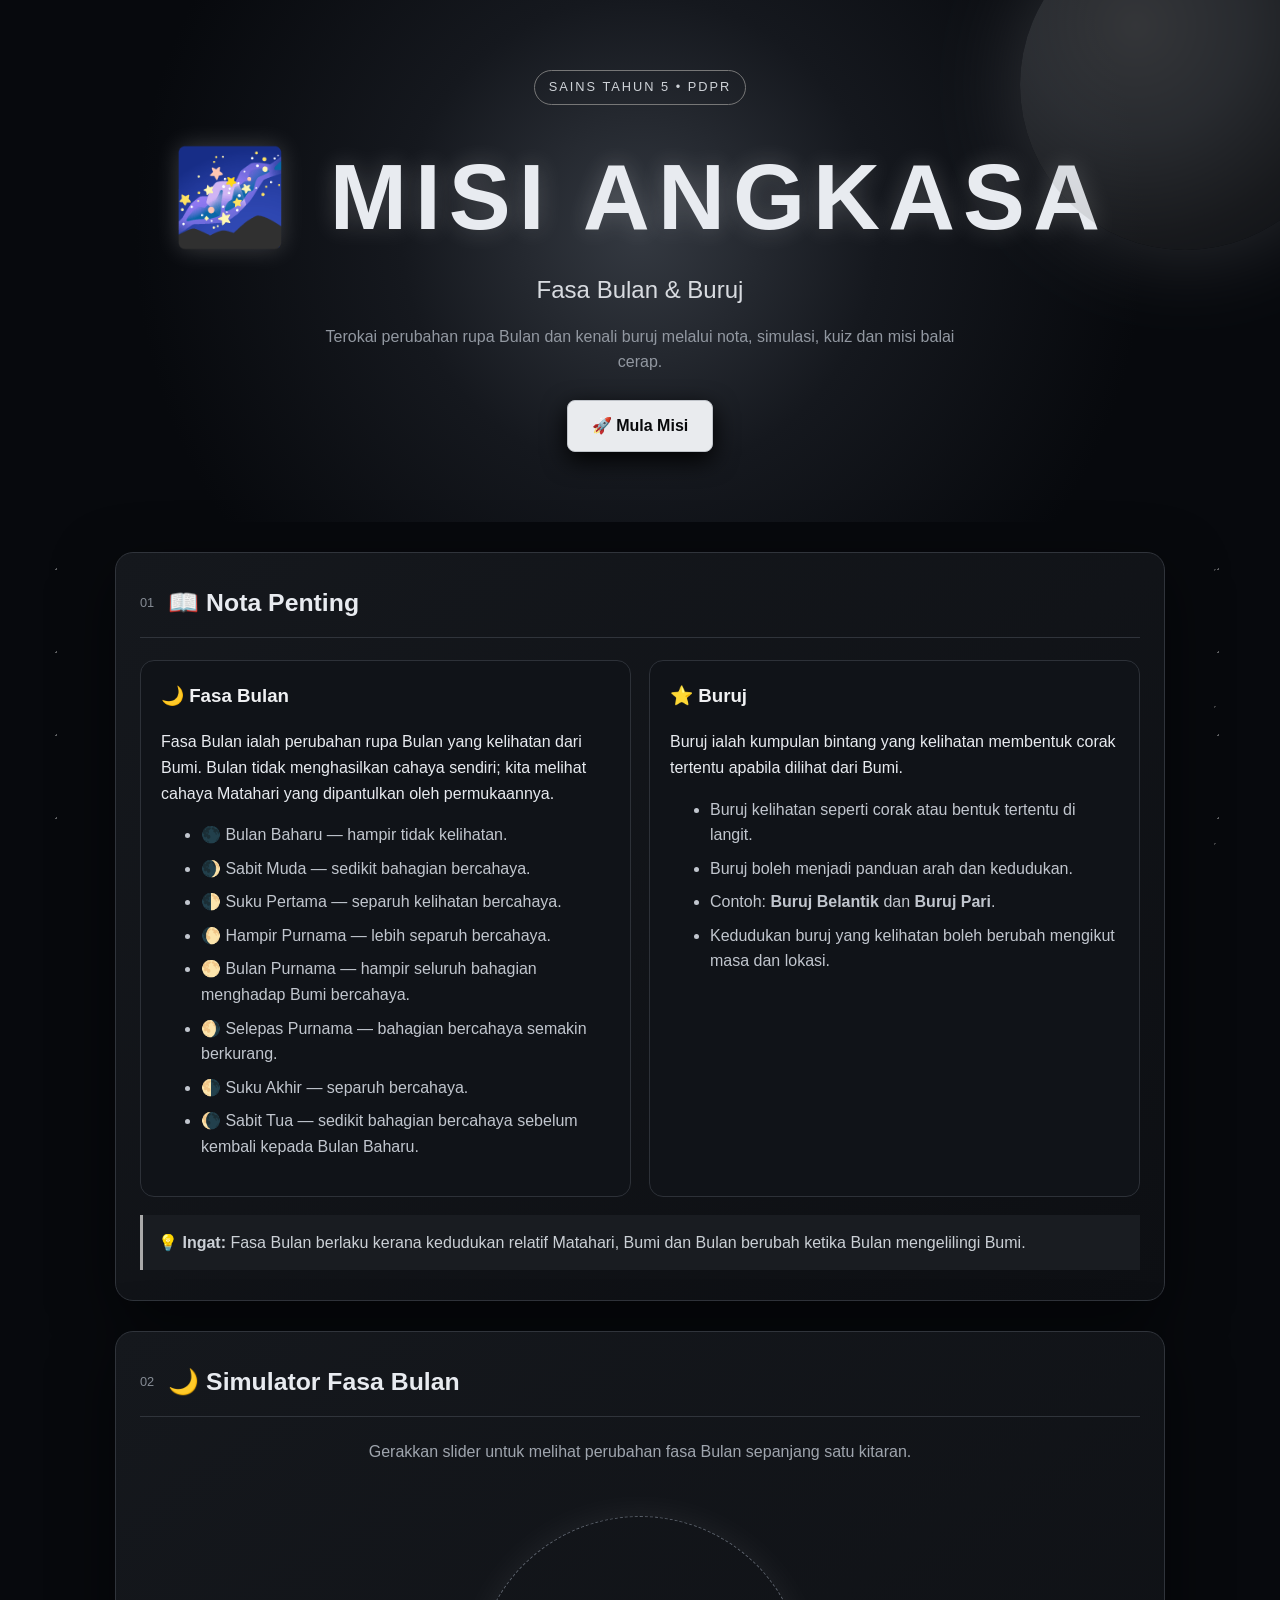
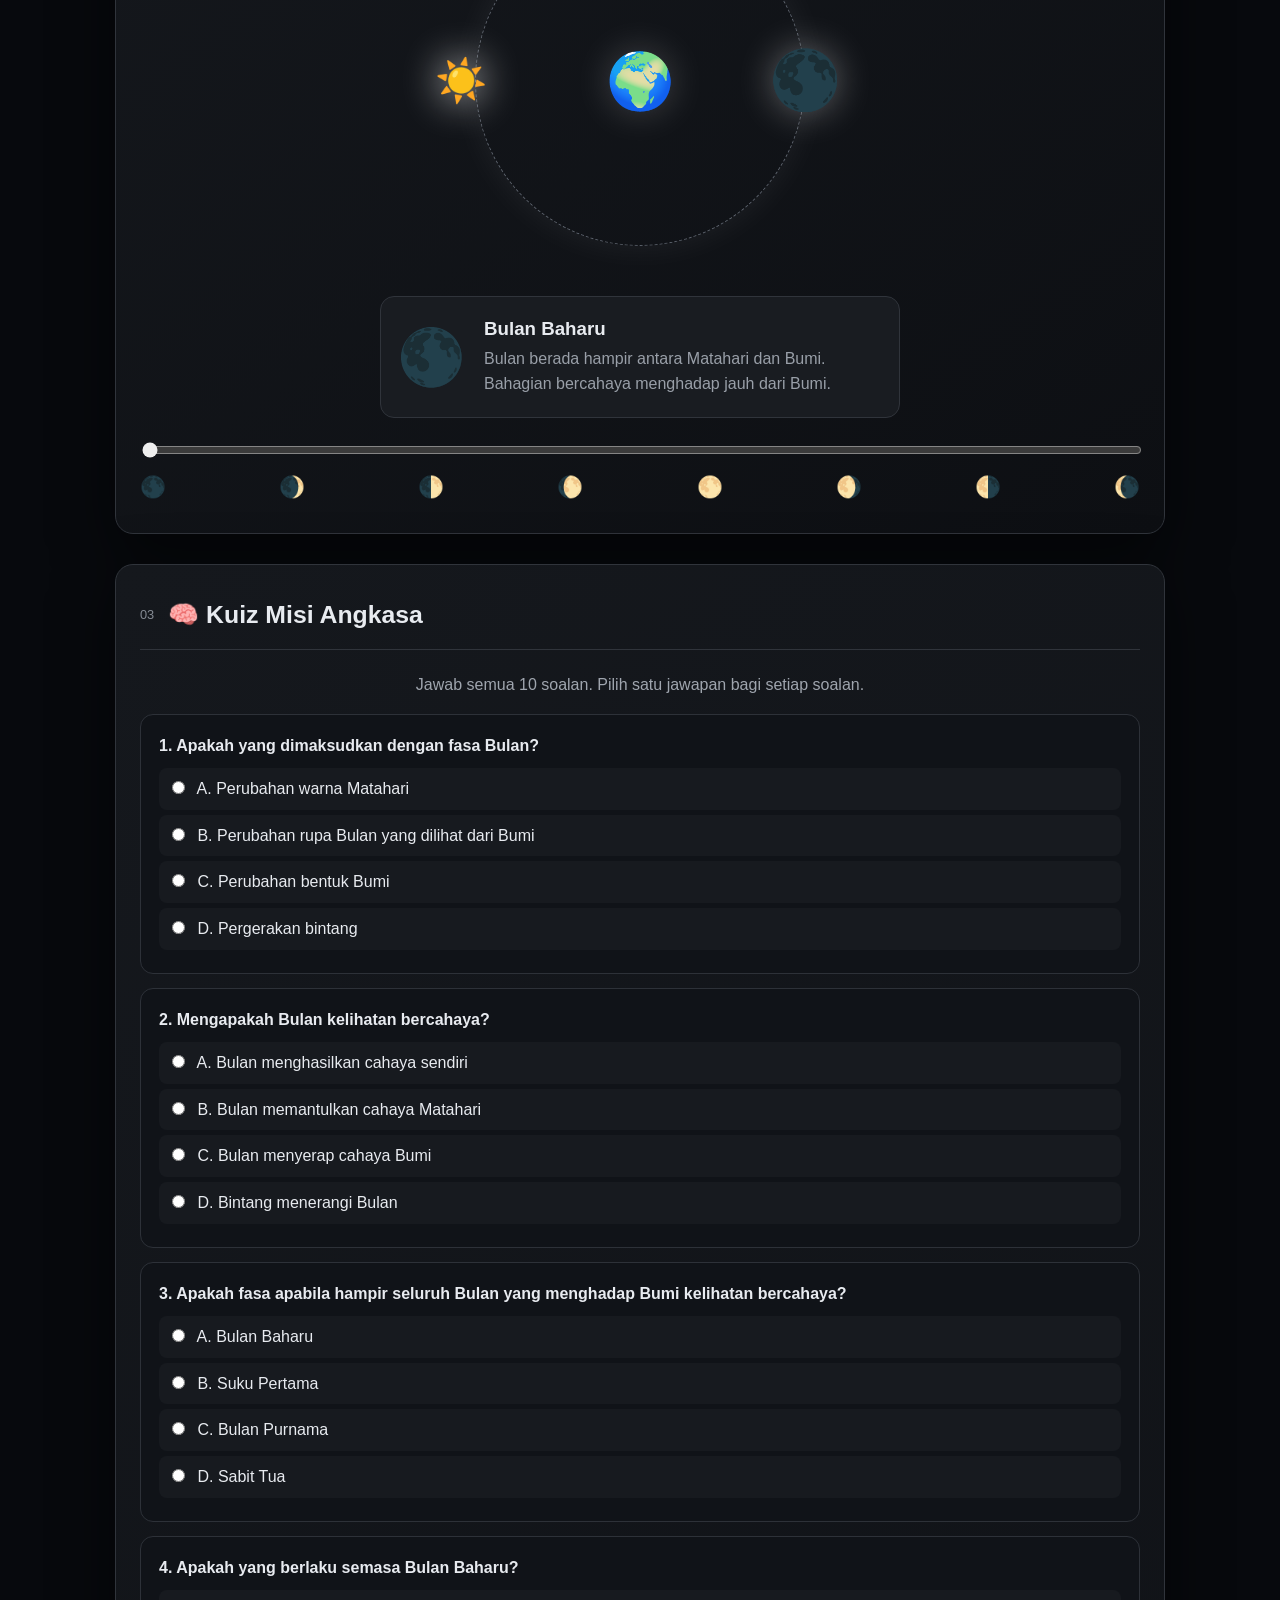
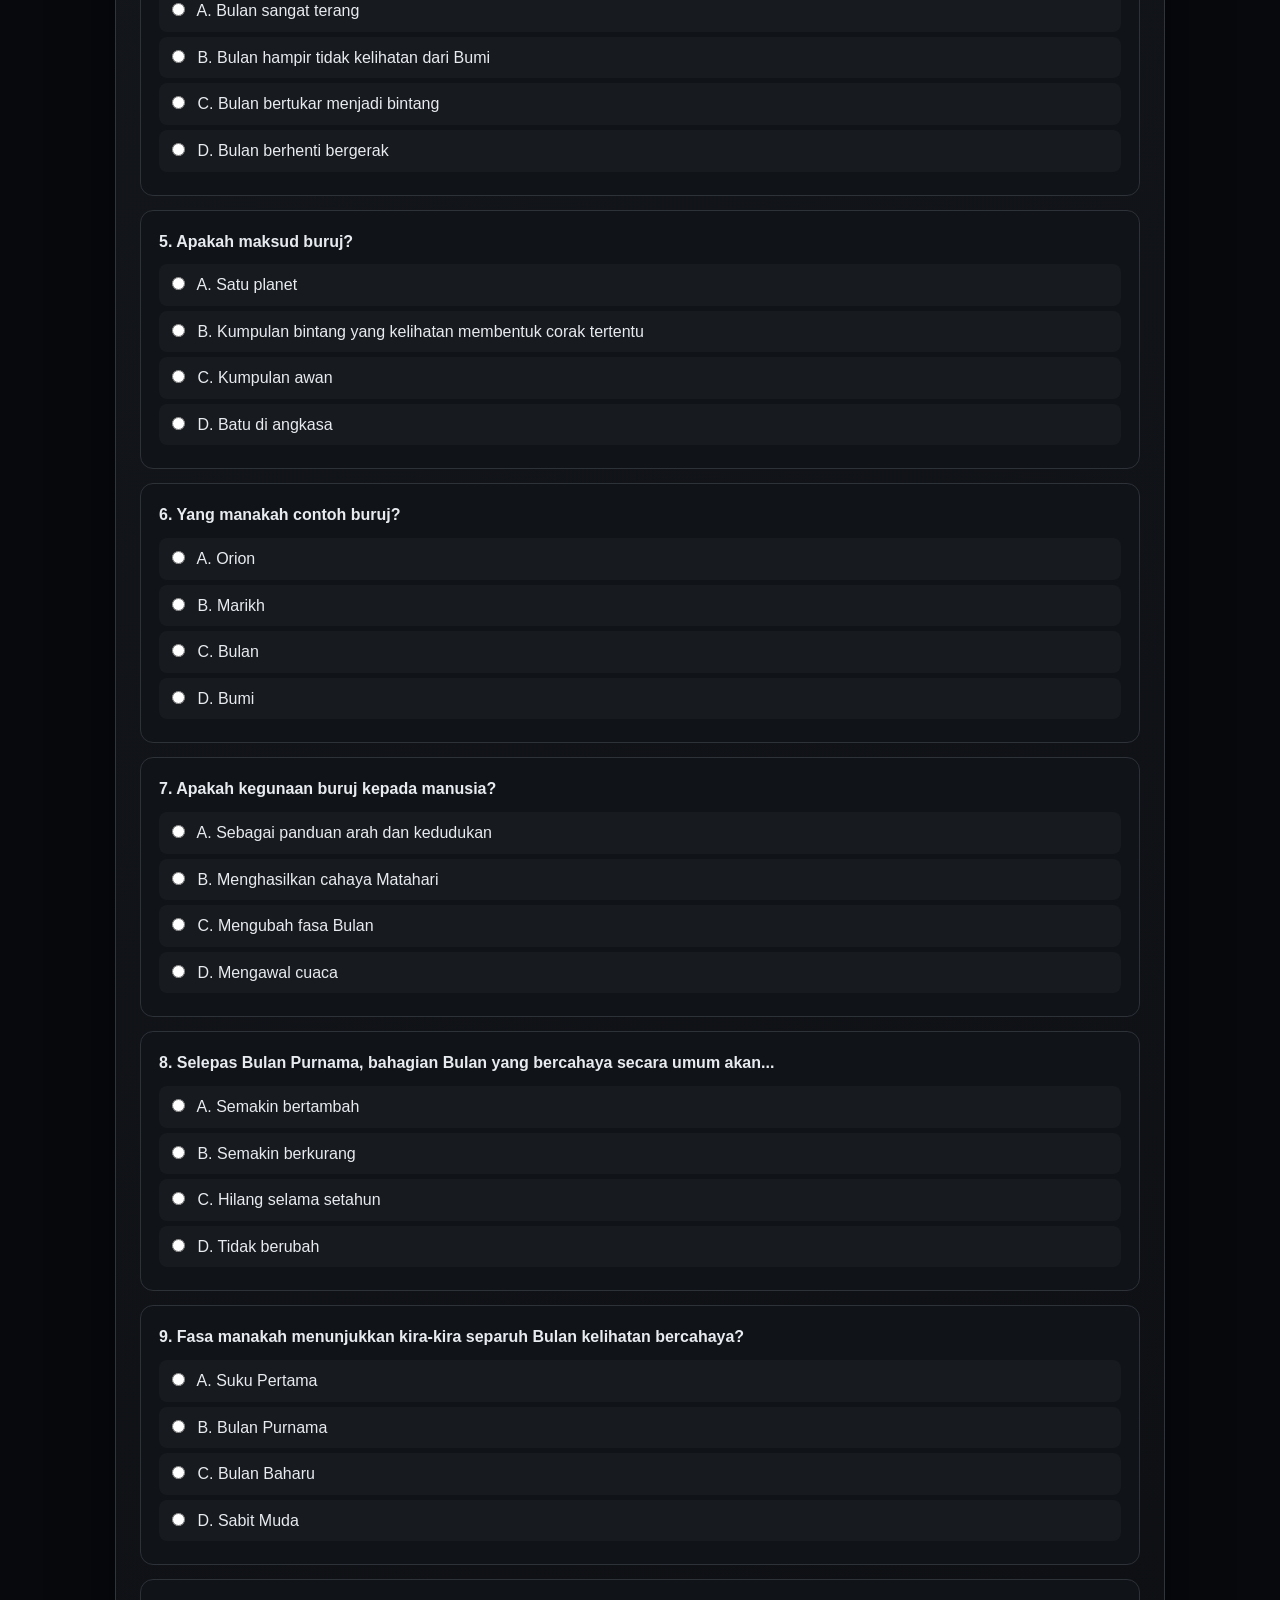
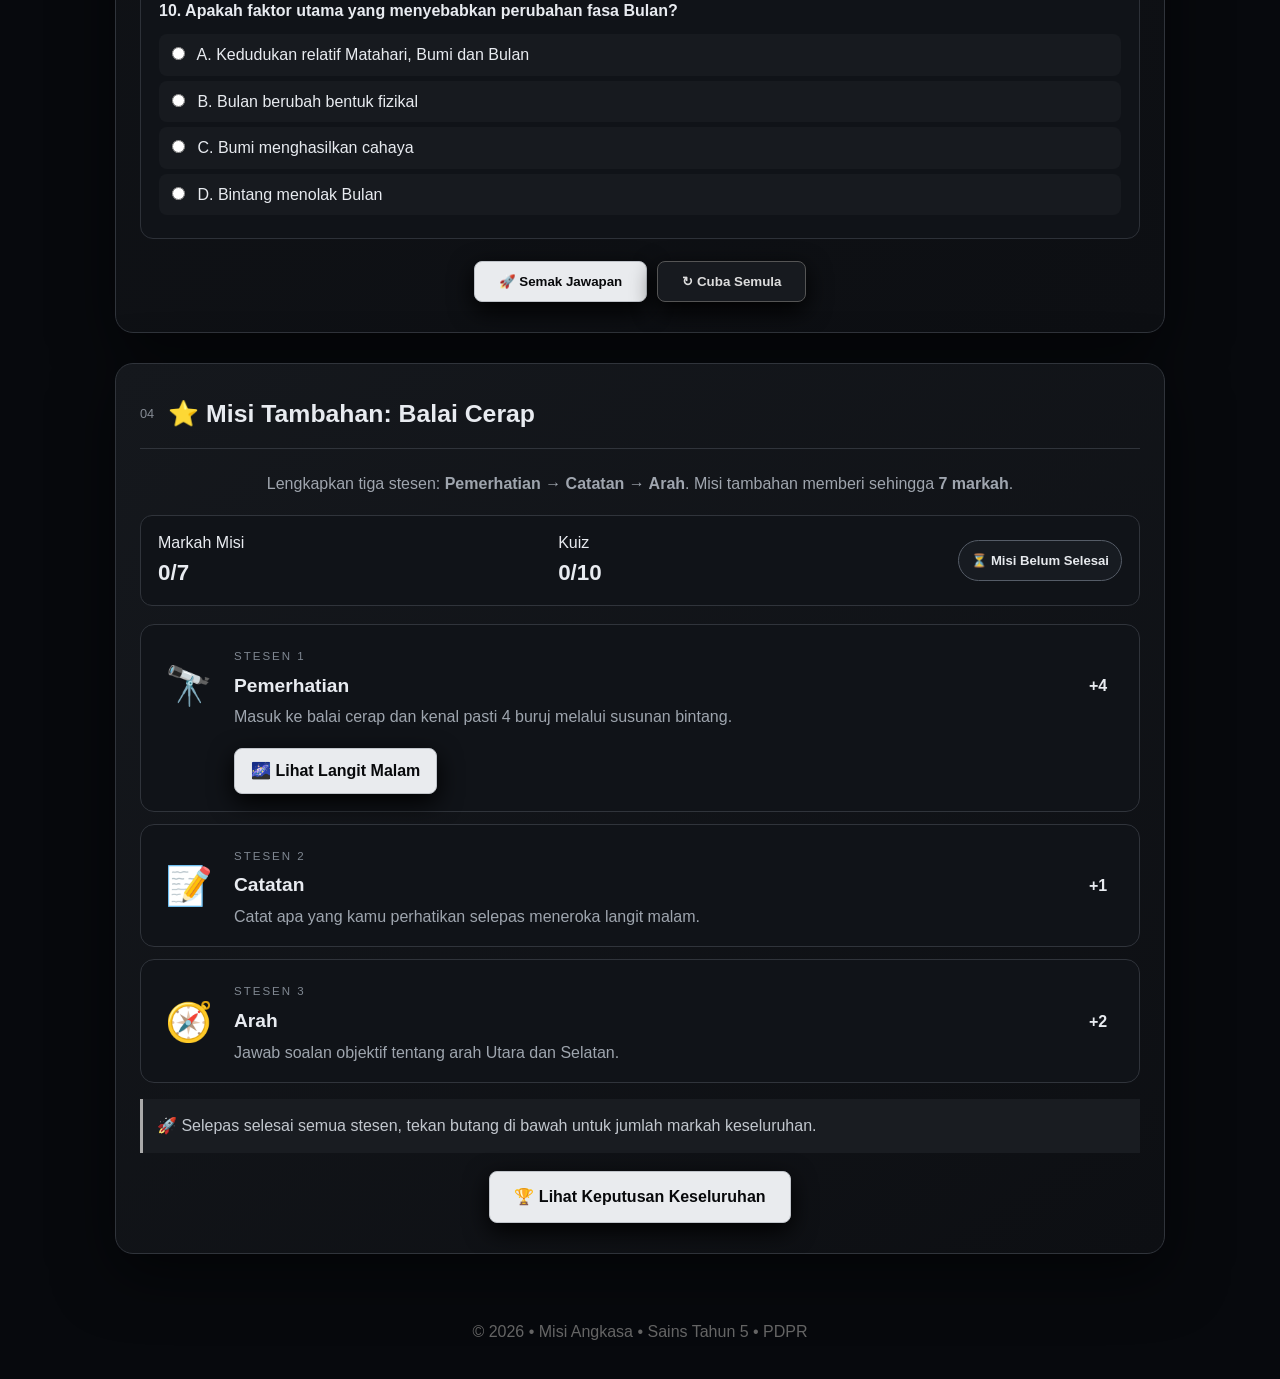
<file: index.html>
<!DOCTYPE html>
<html lang="ms">
<head>
<meta charset="UTF-8">
<meta name="viewport" content="width=device-width, initial-scale=1.0">
<title>SAINS TAHUN 5 • Misi Angkasa</title>
<link rel="stylesheet" href="style.css">
</head>
<body>
<div class="stars"></div>
<header class="hero">
  <div class="badge">SAINS TAHUN 5 • PDPR</div>
  <h1>🌌 MISI ANGKASA</h1>
  <p>Fasa Bulan & Buruj</p>
  <p class="subtitle">Terokai perubahan rupa Bulan dan kenali buruj melalui nota, simulasi, kuiz dan misi balai cerap.</p>
  <a href="#nota" class="btn">🚀 Mula Misi</a>
</header>

<main>
<section id="nota" class="panel">
  <div class="section-title"><span>01</span><h2>📖 Nota Penting</h2></div>
  <div class="cards">
    <article class="info-card">
      <h3>🌙 Fasa Bulan</h3>
      <p>Fasa Bulan ialah perubahan rupa Bulan yang kelihatan dari Bumi. Bulan tidak menghasilkan cahaya sendiri; kita melihat cahaya Matahari yang dipantulkan oleh permukaannya.</p>
      <ul>
        <li>🌑 Bulan Baharu — hampir tidak kelihatan.</li>
        <li>🌒 Sabit Muda — sedikit bahagian bercahaya.</li>
        <li>🌓 Suku Pertama — separuh kelihatan bercahaya.</li>
        <li>🌔 Hampir Purnama — lebih separuh bercahaya.</li>
        <li>🌕 Bulan Purnama — hampir seluruh bahagian menghadap Bumi bercahaya.</li>
        <li>🌖 Selepas Purnama — bahagian bercahaya semakin berkurang.</li>
        <li>🌗 Suku Akhir — separuh bercahaya.</li>
        <li>🌘 Sabit Tua — sedikit bahagian bercahaya sebelum kembali kepada Bulan Baharu.</li>
      </ul>
    </article>
    <article class="info-card">
      <h3>⭐ Buruj</h3>
      <p>Buruj ialah kumpulan bintang yang kelihatan membentuk corak tertentu apabila dilihat dari Bumi.</p>
      <ul>
        <li>Buruj kelihatan seperti corak atau bentuk tertentu di langit.</li>
        <li>Buruj boleh menjadi panduan arah dan kedudukan.</li>
        <li>Contoh: <b>Buruj Belantik</b> dan <b>Buruj Pari</b>.</li>
        <li>Kedudukan buruj yang kelihatan boleh berubah mengikut masa dan lokasi.</li>
      </ul>
    </article>
  </div>
  <div class="tip"><b>💡 Ingat:</b> Fasa Bulan berlaku kerana kedudukan relatif Matahari, Bumi dan Bulan berubah ketika Bulan mengelilingi Bumi.</div>
</section>

<section class="panel simulator">
  <div class="section-title"><span>02</span><h2>🌙 Simulator Fasa Bulan</h2></div>
  <p class="center">Gerakkan slider untuk melihat perubahan fasa Bulan sepanjang satu kitaran.</p>
  <div class="space-stage">
    <div class="orbit"></div>
    <div class="sun">☀️</div>
    <div class="earth">🌍</div>
    <div id="moon" class="moon">🌑</div>
  </div>
  <div class="phase-readout">
    <div id="phaseIcon" class="big-moon">🌑</div>
    <div>
      <h3 id="phaseName">Bulan Baharu</h3>
      <p id="phaseDesc">Bulan berada hampir antara Matahari dan Bumi.</p>
    </div>
  </div>
  <input id="phaseSlider" type="range" min="0" max="7" value="0" step="1" aria-label="Slider fasa Bulan">
  <div class="slider-labels"><span>🌑</span><span>🌒</span><span>🌓</span><span>🌔</span><span>🌕</span><span>🌖</span><span>🌗</span><span>🌘</span></div>
</section>

<section class="panel quiz">
  <div class="section-title"><span>03</span><h2>🧠 Kuiz Misi Angkasa</h2></div>
  <p class="center">Jawab semua 10 soalan. Pilih satu jawapan bagi setiap soalan.</p>
  <form id="quizForm"></form>
  <div class="quiz-actions">
    <button id="submitQuiz" class="btn" type="button">🚀 Semak Jawapan</button>
    <button id="resetQuiz" class="btn secondary" type="button">↻ Cuba Semula</button>
  </div>
  <div id="result" class="result hidden"></div>
</section>

<section class="panel mission-home">
  <div class="section-title"><span>04</span><h2>⭐ Misi Tambahan: Balai Cerap</h2></div>
  <p class="center">Lengkapkan tiga stesen: <b>Pemerhatian → Catatan → Arah</b>. Misi tambahan memberi sehingga <b>7 markah</b>.</p>
  <div class="mission-progress"><div><span>Markah Misi</span><strong id="homeScore">0/7</strong></div><div><span>Kuiz</span><strong id="quizHomeScore">0/10</strong></div><div id="missionComplete" class="mission-status">⏳ Misi Belum Selesai</div></div>
  <div class="mission-cards">
    <div class="mission-card">
      <div class="mission-icon">🔭</div>
      <div><span>STESEN 1</span><h3>Pemerhatian</h3><p>Masuk ke balai cerap dan kenal pasti 4 buruj melalui susunan bintang.</p></div>
      <div class="mission-points">+4</div>
      <a class="btn mission-cta" href="observation.html?v=5">🌌 Lihat Langit Malam</a>
    </div>
    <a class="mission-card mission-link" href="notes.html">
      <div class="mission-icon">📝</div>
      <div><span>STESEN 2</span><h3>Catatan</h3><p>Catat apa yang kamu perhatikan selepas meneroka langit malam.</p></div>
      <div class="mission-points">+1</div>
    </a>
    <a class="mission-card mission-link" href="direction.html">
      <div class="mission-icon">🧭</div>
      <div><span>STESEN 3</span><h3>Arah</h3><p>Jawab soalan objektif tentang arah Utara dan Selatan.</p></div>
      <div class="mission-points">+2</div>
    </a>
  </div>
  <div class="mission-tip">🚀 Selepas selesai semua stesen, tekan butang di bawah untuk jumlah markah keseluruhan.</div><a id="viewResultBtn" class="btn result-link" href="result.html?v=7">🏆 Lihat Keputusan Keseluruhan</a>
</section>
</main>

<footer>© 2026 • Misi Angkasa • Sains Tahun 5 • PDPR</footer>
<script src="script.js"></script>
</body>
</html>
</file>
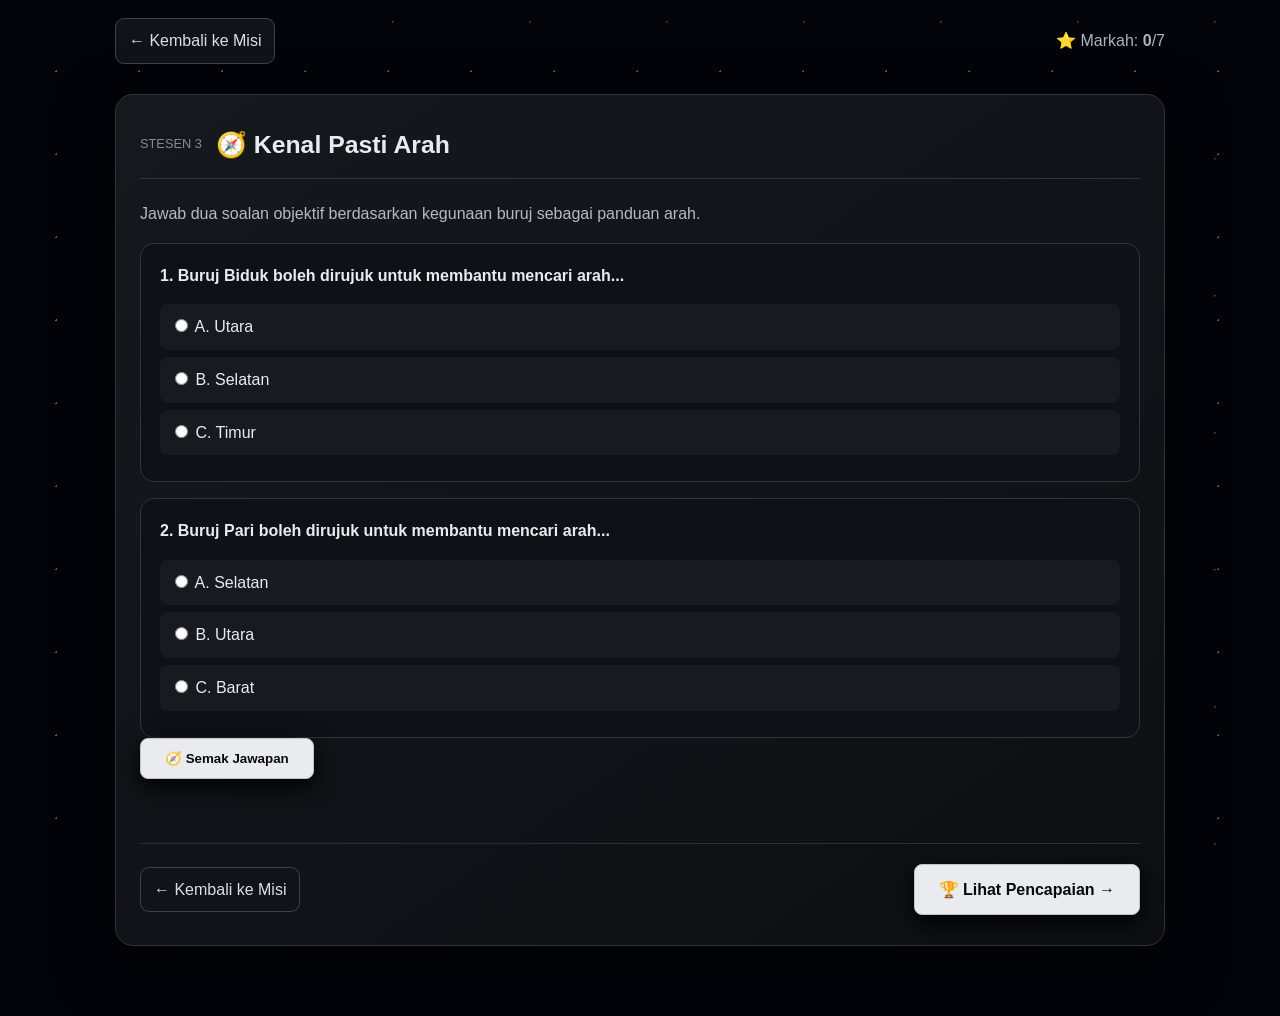
<file: direction.html>
<!DOCTYPE html><html lang="ms"><head><meta charset="UTF-8"><meta name="viewport" content="width=device-width,initial-scale=1.0"><title>Arah • Misi Angkasa</title><link rel="stylesheet" href="style.css"></head>
<body class="mission-page-body"><div class="stars-bg"></div><main class="mission-page"><div class="mission-topbar"><a class="back" href="index.html">← Kembali ke Misi</a><span>⭐ Markah: <b id="dirScore">0</b>/7</span></div>
<section class="panel mission-panel"><div class="section-title"><span>STESEN 3</span><h2>🧭 Kenal Pasti Arah</h2></div><p class="mission-intro">Jawab dua soalan objektif berdasarkan kegunaan buruj sebagai panduan arah.</p>
<div class="direction-question"><h3>1. Buruj Biduk boleh dirujuk untuk membantu mencari arah...</h3><label><input type="radio" name="d1" value="utara"> A. Utara</label><label><input type="radio" name="d1" value="selatan"> B. Selatan</label><label><input type="radio" name="d1" value="timur"> C. Timur</label></div>
<div class="direction-question"><h3>2. Buruj Pari boleh dirujuk untuk membantu mencari arah...</h3><label><input type="radio" name="d2" value="selatan"> A. Selatan</label><label><input type="radio" name="d2" value="utara"> B. Utara</label><label><input type="radio" name="d2" value="barat"> C. Barat</label></div>
<button id="checkDirection" class="btn">🧭 Semak Jawapan</button><p id="dirFeedback" class="feedback"></p>
<div class="next-row"><a class="back ghost" href="index.html">← Kembali ke Misi</a><a id="resultLink" class="btn" href="result.html">🏆 Lihat Pencapaian →</a></div></section></main>
<script src="script.js"></script><script src="direction.js"></script></body></html>
</file>
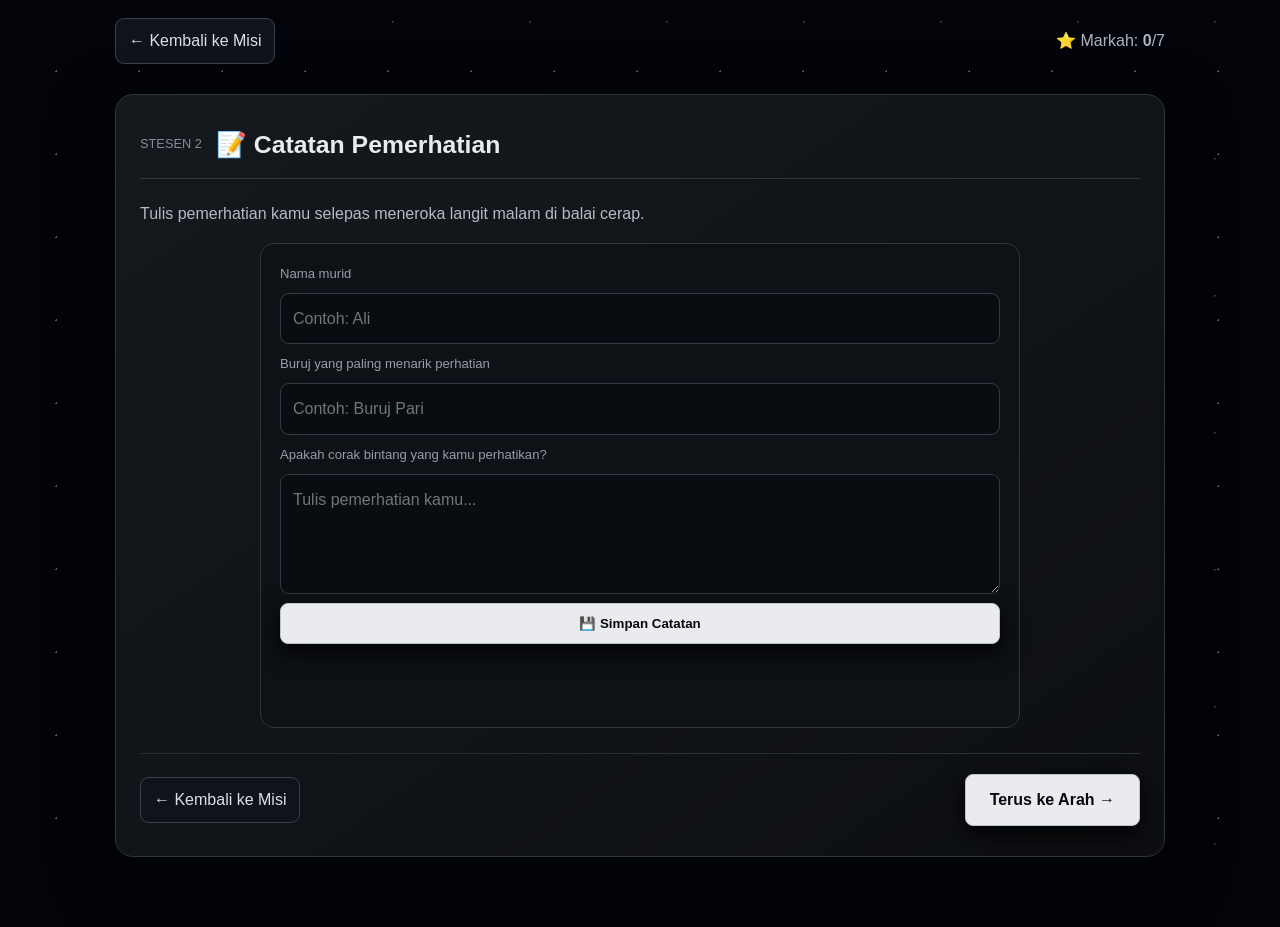
<file: notes.html>
<!DOCTYPE html><html lang="ms"><head><meta charset="UTF-8"><meta name="viewport" content="width=device-width,initial-scale=1.0"><title>Catatan • Misi Angkasa</title><link rel="stylesheet" href="style.css"></head>
<body class="mission-page-body"><div class="stars-bg"></div><main class="mission-page"><div class="mission-topbar"><a class="back" href="index.html">← Kembali ke Misi</a><span>⭐ Markah: <b id="noteScore">0</b>/7</span></div>
<section class="panel mission-panel"><div class="section-title"><span>STESEN 2</span><h2>📝 Catatan Pemerhatian</h2></div><p class="mission-intro">Tulis pemerhatian kamu selepas meneroka langit malam di balai cerap.</p>
<div class="note-form"><label>Nama murid</label><input id="studentName" placeholder="Contoh: Ali"><label>Buruj yang paling menarik perhatian</label><input id="favConst" placeholder="Contoh: Buruj Pari"><label>Apakah corak bintang yang kamu perhatikan?</label><textarea id="noteText" placeholder="Tulis pemerhatian kamu..."></textarea><button id="saveNote" class="btn">💾 Simpan Catatan</button><p id="noteFeedback" class="feedback"></p></div>
<div class="next-row"><a class="back ghost" href="index.html">← Kembali ke Misi</a><a class="btn" href="direction.html">Terus ke Arah →</a></div></section></main>
<script src="script.js"></script><script src="notes.js"></script></body></html>
</file>
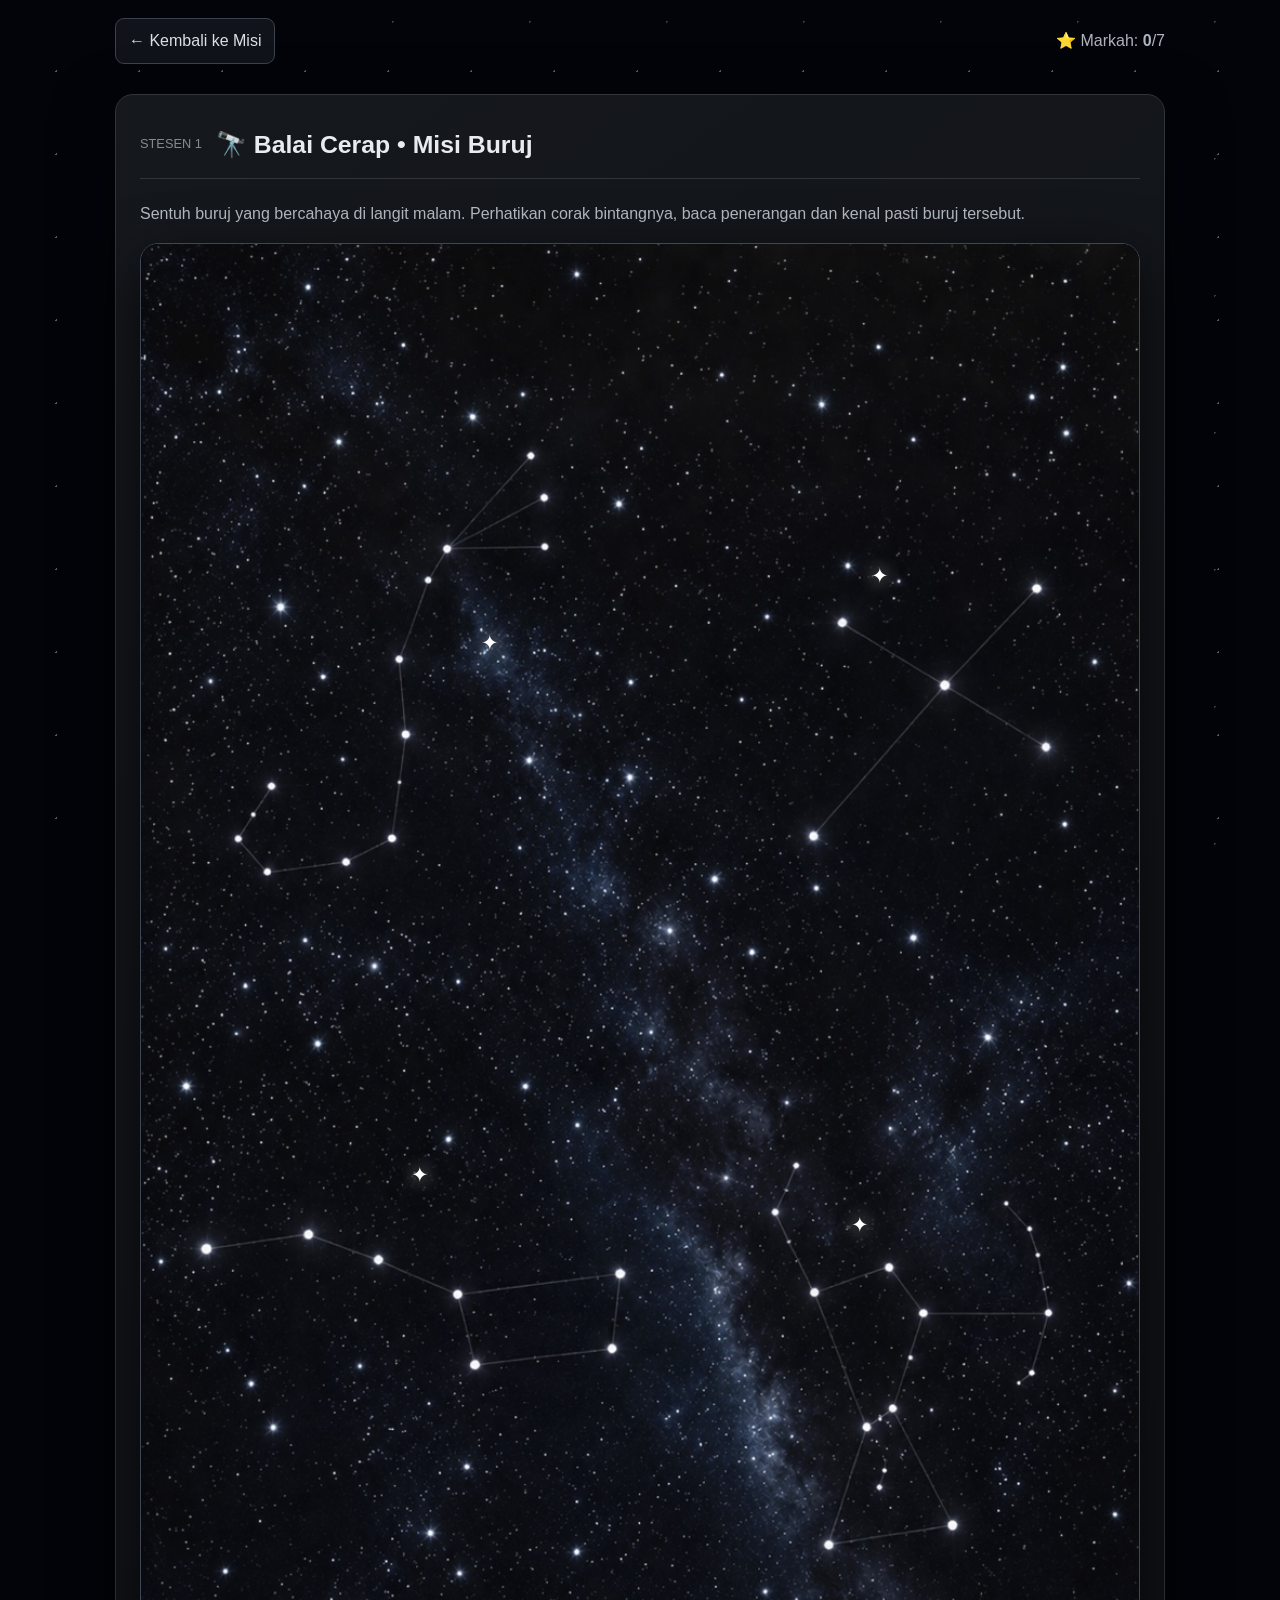
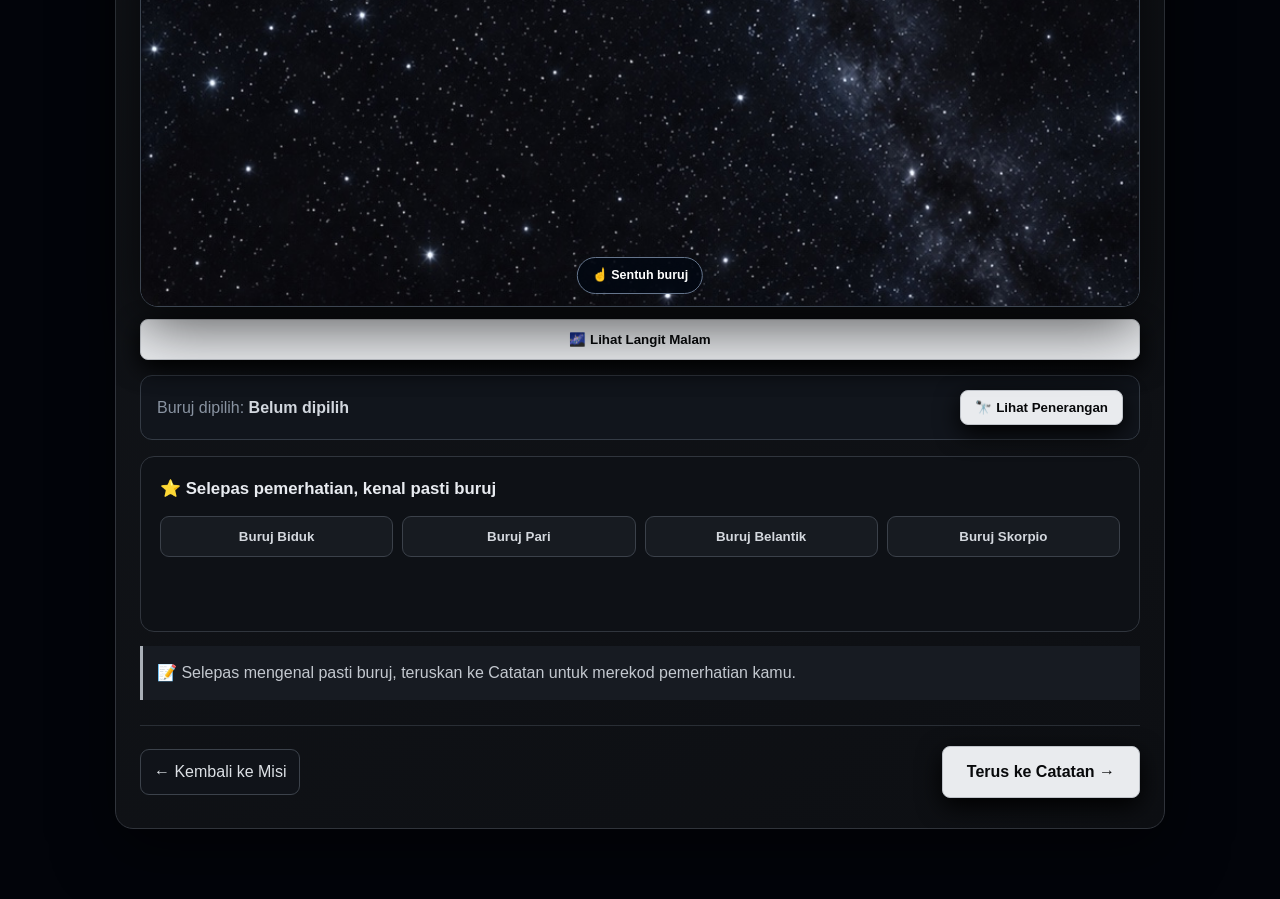
<file: observation.html>
<!DOCTYPE html>
<html lang="ms">
<head>
<meta charset="UTF-8">
<meta name="viewport" content="width=device-width,initial-scale=1.0,viewport-fit=cover">
<title>Balai Cerap • Misi Buruj</title>
<link rel="stylesheet" href="style.css">
</head>
<body class="mission-page-body observatory-v5-body">
<div class="stars-bg"></div>
<main class="mission-page">
  <div class="mission-topbar">
    <a class="back" href="index.html">← Kembali ke Misi</a>
    <span>⭐ Markah: <b id="obsScoreTop">0</b>/7</span>
  </div>

  <section class="panel mission-panel">
    <div class="section-title"><span>STESEN 1</span><h2>🔭 Balai Cerap • Misi Buruj</h2></div>
    <p class="mission-intro">Sentuh buruj yang bercahaya di langit malam. Perhatikan corak bintangnya, baca penerangan dan kenal pasti buruj tersebut.</p>

    <div class="sky-stage-v5">
      <img src="langit_malam_bersih.png" alt="Langit malam dengan empat buruj" id="skyImage">
      <button class="sky-hotspot-v5 h-belantik" data-const="belantik" aria-label="Buruj Belantik"><span>✦</span></button>
      <button class="sky-hotspot-v5 h-biduk" data-const="biduk" aria-label="Buruj Biduk"><span>✦</span></button>
      <button class="sky-hotspot-v5 h-pari" data-const="pari" aria-label="Buruj Pari"><span>✦</span></button>
      <button class="sky-hotspot-v5 h-scorpio" data-const="scorpio" aria-label="Buruj Skorpio"><span>✦</span></button>
      <div class="sky-hint-v5">☝️ Sentuh buruj</div>
    </div>
    <button id="fullscreenSky" class="btn full-sky-btn" type="button">🌌 Lihat Langit Malam</button>

    <div id="skyViewer" class="sky-viewer-v5 hidden" aria-modal="true" role="dialog">
      <button id="closeViewer" class="viewer-close-v5" type="button" aria-label="Tutup paparan penuh">×</button>
      <img src="langit_malam_bersih.png" alt="Paparan penuh langit malam" class="viewer-image-v5">
      <div class="viewer-title-v5">LANGIT MALAM • SENTUH SALAH SATU BURUJ</div>
      <button class="viewer-hotspot-v5 vh-belantik" data-const="belantik" aria-label="Belantik"></button>
      <button class="viewer-hotspot-v5 vh-biduk" data-const="biduk" aria-label="Biduk"></button>
      <button class="viewer-hotspot-v5 vh-pari" data-const="pari" aria-label="Pari"></button>
      <button class="viewer-hotspot-v5 vh-scorpio" data-const="scorpio" aria-label="Skorpio"></button>
    </div>

    <div class="selected-constellation-v5">
      <div><span>Buruj dipilih:</span> <b id="selectedTarget">Belum dipilih</b></div>
      <button id="openInfo" class="btn small-btn" type="button">🔭 Lihat Penerangan</button>
    </div>

    <div id="constellationPopup" class="constellation-popup-v5 hidden" role="dialog" aria-modal="true" aria-labelledby="popupTitle">
      <div class="popup-card-v5">
        <button id="closePopup" class="popup-close-v5" type="button" aria-label="Tutup">×</button>
        <div class="popup-label-v5">🔭 PEMERHATIAN BURUJ</div>
        <h3 id="popupTitle">Buruj</h3>
        <div class="popup-content-v5">
          <div id="popupConstellation" class="constellation-diagram-v5"></div>
          <div class="popup-copy-v5">
            <div><b>⭐ Bentuk</b><p id="popupShape"></p></div>
            <div><b>📖 Trivia Sains</b><p id="popupFact"></p></div>
            <div><b>🧭 Kegunaan kepada manusia</b><p id="popupUse"></p></div>
          </div>
        </div>
        <button id="donePopup" class="btn popup-done-v5" type="button">✓ Faham & Tutup</button>
      </div>
    </div>

    <div class="observation-answer">
      <h3>⭐ Selepas pemerhatian, kenal pasti buruj</h3>
      <div class="answer-grid">
        <button data-answer="biduk">Buruj Biduk</button>
        <button data-answer="pari">Buruj Pari</button>
        <button data-answer="belantik">Buruj Belantik</button>
        <button data-answer="scorpio">Buruj Skorpio</button>
      </div>
      <p id="obsFeedback" class="feedback"></p>
    </div>

    <div class="mission-instruction">📝 Selepas mengenal pasti buruj, teruskan ke Catatan untuk merekod pemerhatian kamu.</div>
    <div class="next-row">
      <a class="back ghost" href="index.html">← Kembali ke Misi</a>
      <a class="btn" href="notes.html">Terus ke Catatan →</a>
    </div>
  </section>
</main>
<script src="script.js"></script>
<script src="observation.js"></script>
</body>
</html>
</file>
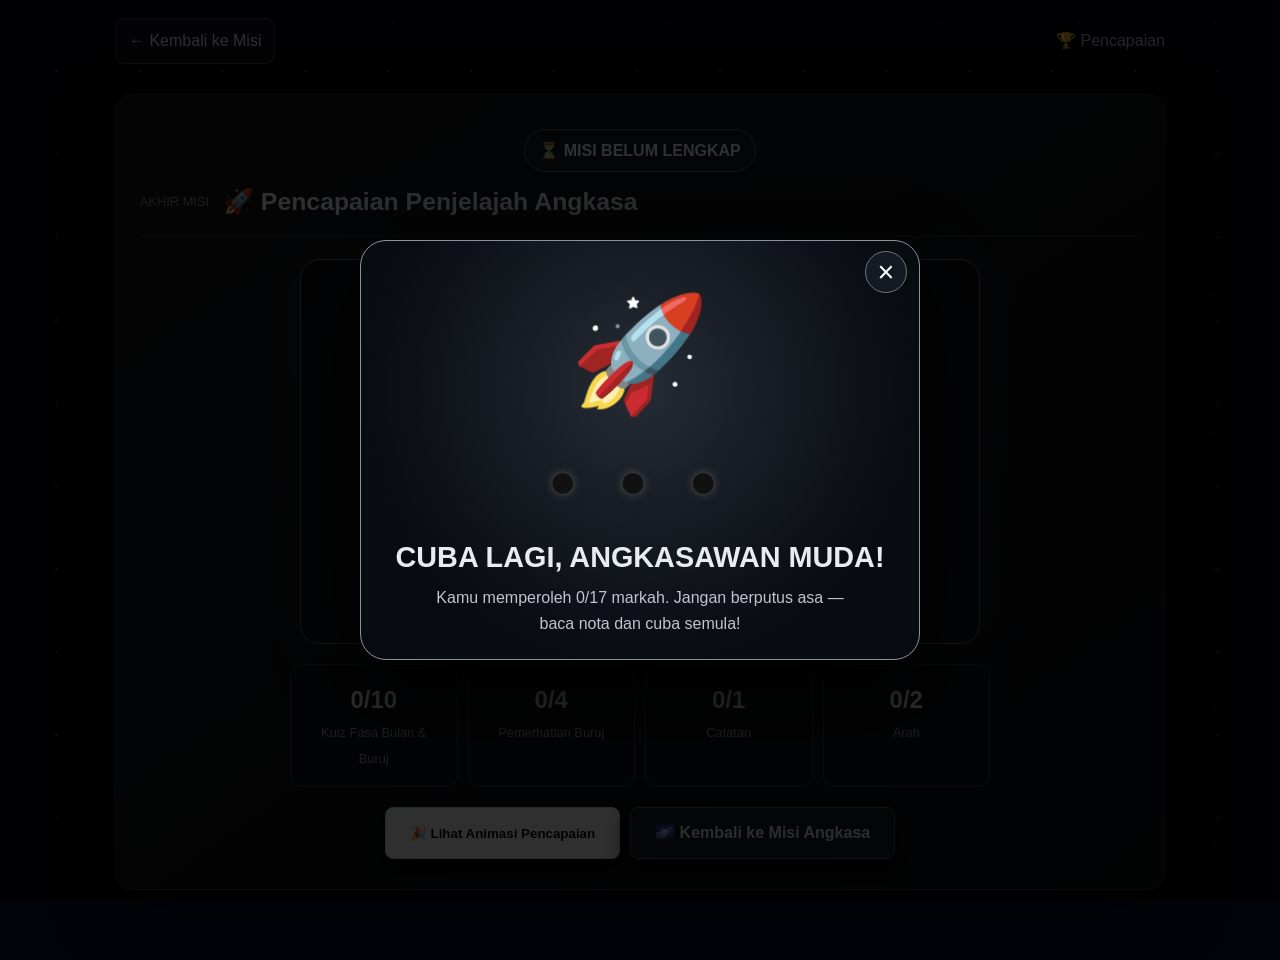
<file: result.html>
<!DOCTYPE html><html lang="ms"><head><meta charset="UTF-8"><meta name="viewport" content="width=device-width,initial-scale=1.0"><title>Pencapaian • Misi Angkasa</title><link rel="stylesheet" href="style.css"></head>
<body class="mission-page-body"><div class="stars-bg"></div><main class="mission-page"><div class="mission-topbar"><a class="back" href="index.html">← Kembali ke Misi</a><span>🏆 Pencapaian</span></div>
<section class="panel mission-panel result-panel"><div class="section-title"><span>AKHIR MISI</span><h2>🚀 Pencapaian Penjelajah Angkasa</h2></div><div id="celebrationPopup" class="celebration-popup hidden"><div class="celebration-card"><button id="closeCelebration" class="celebration-close" type="button">×</button><div id="celebrationRocket" class="celebration-rocket">🚀</div><div id="celebrationFlame" class="rocket-flame">🔥</div><div id="celebrationSmoke" class="rocket-smoke">● ● ●</div><h3 id="celebrationTitle">Tahniah!</h3><p id="celebrationText"></p></div></div><div class="achievement"><div id="achievementIcon" class="achievement-icon">🧑‍🚀</div><h3 id="achievementTitle">Kadet Angkasa</h3><div class="achievement-score"><b id="finalScore">0</b><small>/ 7 MARKAH</small></div><p id="achievementText"></p></div>
<div class="result-breakdown"><div><b id="quizResult">0/10</b><span>Kuiz Fasa Bulan & Buruj</span></div><div><b id="obsResult">0/4</b><span>Pemerhatian Buruj</span></div><div><b id="noteResult">0/1</b><span>Catatan</span></div><div><b id="dirResult">0/2</b><span>Arah</span></div></div>
<div class="result-actions"><button id="showCelebration" class="btn" type="button">🎉 Lihat Animasi Pencapaian</button><a class="btn secondary" href="index.html">🌌 Kembali ke Misi Angkasa</a></div></section></main><script src="script.js"></script><script src="result.js"></script></body></html>
</file>
<file: style.css>
*{box-sizing:border-box}html{scroll-behavior:smooth}body{margin:0;background:#07090d;color:#e8ebf0;font-family:Inter,Arial,sans-serif;line-height:1.6}.stars,.stars-bg{position:fixed;inset:0;pointer-events:none;opacity:.35;background-image:radial-gradient(#fff 1px,transparent 1px),radial-gradient(#aaa 1px,transparent 1px);background-size:83px 83px,137px 137px;background-position:15px 30px,50px 90px}.hero{position:relative;min-height:58vh;display:flex;flex-direction:column;align-items:center;justify-content:center;text-align:center;padding:60px 20px;background:radial-gradient(circle at 50% 45%,#343941 0,#15181e 34%,#07090d 72%);overflow:hidden}.hero:after{content:"";position:absolute;width:330px;height:330px;border-radius:50%;background:radial-gradient(circle at 35% 32%,#fff,#bfc4ca 35%,#666 68%,#262a30 100%);box-shadow:0 0 90px #d9dde5;opacity:.18;right:-70px;top:-80px}.badge{border:1px solid #777;padding:6px 14px;border-radius:999px;font-size:.8rem;letter-spacing:2px;color:#cfd3d8}.hero h1{font-size:clamp(2.5rem,8vw,5.8rem);letter-spacing:8px;margin:18px 0 0;text-shadow:0 0 25px #fff3}.hero p{font-size:1.5rem;margin:0;color:#d8dbe0}.hero .subtitle{font-size:1rem;max-width:650px;color:#9298a1;margin:14px 0 25px}.btn{display:inline-block;border:1px solid #bfc3c9;background:#e9ebee;color:#08090b;padding:12px 24px;border-radius:8px;font-weight:800;cursor:pointer;text-decoration:none;box-shadow:0 8px 25px #000}.btn:hover{transform:translateY(-2px);background:#fff}.btn.secondary{background:#171a1f;color:#ddd;border-color:#555}.panel{position:relative;max-width:1050px;margin:30px auto;padding:30px 24px;background:linear-gradient(145deg,#15181d,#0d0f13);border:1px solid #30343b;border-radius:18px;box-shadow:0 20px 60px #0008}.section-title{display:flex;align-items:center;gap:14px;border-bottom:1px solid #30343b;padding-bottom:14px;margin-bottom:22px}.section-title span{font-size:.8rem;color:#858b94}.section-title h2{margin:0;font-size:1.55rem}.cards{display:grid;grid-template-columns:1fr 1fr;gap:18px}.info-card{background:#101318;border:1px solid #2d3138;padding:20px;border-radius:14px}.info-card h3{margin-top:0;color:#f0f1f3}.info-card li{margin:8px 0;color:#c1c6ce}.tip{margin-top:18px;padding:15px;border-left:3px solid #aaa;background:#191c21;color:#cbd0d6}.center{text-align:center;color:#9fa5ae}.space-stage{height:400px;position:relative;display:flex;align-items:center;justify-content:center;margin:15px auto;max-width:650px}.orbit{position:absolute;width:330px;height:330px;border:1px dashed #5b616b;border-radius:50%;box-shadow:0 0 35px #fff1}.sun{position:absolute;left:calc(50% - 205px);font-size:42px;filter:drop-shadow(0 0 20px #fff)}.earth{font-size:55px;z-index:2;filter:drop-shadow(0 0 18px #fff3)}.moon{position:absolute;font-size:58px;transform:translateX(165px);transition:transform .5s,filter .5s;filter:drop-shadow(0 0 18px #fff5);z-index:3}.phase-readout{display:flex;justify-content:center;align-items:center;gap:18px;margin:10px auto 22px;max-width:520px;padding:16px;background:#191c21;border-radius:14px;border:1px solid #30343b}.big-moon{font-size:55px}.phase-readout h3{margin:0}.phase-readout p{margin:2px 0;color:#999fa8}.simulator input{width:100%;accent-color:#eee}.slider-labels{display:flex;justify-content:space-between;font-size:1.3rem;margin-top:5px}.question{background:#101318;border:1px solid #2d3138;padding:18px;border-radius:13px;margin:14px 0}.question h3{font-size:1rem;margin:0 0 10px}.option{display:block;padding:8px;margin:5px 0;border-radius:8px;background:#171a1f}.option:hover{background:#22262c}.option input{margin-right:8px}.quiz-actions{display:flex;gap:10px;justify-content:center;margin-top:22px;flex-wrap:wrap}.result{text-align:center;margin-top:20px;padding:20px;border-radius:14px;background:#191c21;border:1px solid #555}.result strong{font-size:2rem}.hidden{display:none}.mission-home{margin-top:30px}.mission-progress{display:flex;justify-content:space-between;align-items:center;padding:14px 17px;margin:18px 0;background:#101318;border:1px solid #30343b;border-radius:12px}.mission-progress strong{font-size:1.4rem}.mission-cards{display:grid;gap:12px}.mission-card{position:relative;display:grid;grid-template-columns:62px 1fr 48px;gap:14px;align-items:center;padding:17px;background:#101318;border:1px solid #30343b;border-radius:14px;color:#e8ebf0;text-decoration:none}.mission-link:hover,.mission-card:hover{border-color:#8c929a;transform:translateY(-2px)}.mission-icon{font-size:2.4rem;text-align:center}.mission-card span{font-size:.72rem;letter-spacing:2px;color:#7f8791}.mission-card h3{margin:3px 0;font-size:1.2rem}.mission-card p{margin:0;color:#9ea5ae}.mission-points{font-weight:900;text-align:center}.mission-cta{grid-column:2/4;justify-self:start;padding:9px 16px;margin-top:4px}.mission-tip{margin-top:16px;padding:14px;background:#191c21;border-left:3px solid #aaa;color:#c2c7ce}footer{text-align:center;color:#666;padding:35px 15px}.mission-page-body{background:#02040a}.mission-page{position:relative;max-width:1100px;margin:auto;padding:18px 12px 40px}.mission-topbar{display:flex;justify-content:space-between;align-items:center;margin:0 auto 15px;max-width:1050px;color:#aeb4bd}.back{color:#dce0e5;text-decoration:none;border:1px solid #3c424b;background:#101319;padding:9px 13px;border-radius:9px}.back:hover{background:#e9ebee;color:#07090b}.mission-panel{max-width:1050px}.mission-intro{color:#b5bbc3}.observatory{position:relative;height:560px;overflow:hidden;border:1px solid #454b55;border-radius:20px;background:radial-gradient(circle at 50% 55%,#111d36 0,#050914 48%,#010205 100%);box-shadow:inset 0 0 100px #000}.star-field{position:absolute;inset:0;background-image:radial-gradient(circle,#fff 0 1px,transparent 1.7px),radial-gradient(circle,#dce3ef 0 .8px,transparent 1.5px),radial-gradient(circle,#fff 0 .7px,transparent 1.3px);background-size:67px 67px,43px 43px,97px 97px;background-position:7px 11px,17px 33px,23px 8px;opacity:.72}.observatory-title{position:absolute;z-index:10;top:15px;left:18px;letter-spacing:3px;font-size:.72rem;color:#8f98a5}.const-zone{position:absolute;z-index:5;width:220px;height:170px;border:1px solid transparent;border-radius:18px;background:transparent;cursor:pointer}.const-zone:hover,.const-zone.selected{border-color:#dfe5ed;background:#fff1;box-shadow:0 0 35px #fff2}.zone-pari{left:5%;top:29%}.zone-scorpio{right:4%;top:28%}.zone-belantik{left:38%;top:8%}.zone-biduk{right:28%;bottom:7%}.zone-label{position:absolute;z-index:7;width:30px;height:30px;border-radius:50%;background:#e9ebee;color:#08090b;display:grid;place-items:center;font-weight:900;box-shadow:0 0 15px #fff}.label-a{left:4%;top:25%}.label-b{right:3%;top:24%}.label-c{left:37%;top:4%}.label-d{right:27%;bottom:3%}.star-dot{position:absolute;width:7px;height:7px;border-radius:50%;background:#fff;box-shadow:0 0 8px 2px #fff,0 0 18px 4px #dce7ff;transform:translate(-50%,-50%)}.star-dot.bright{width:11px;height:11px;box-shadow:0 0 12px 3px #fff,0 0 28px 6px #dce7ff}.mission-instruction{margin:14px 0;padding:14px;background:#171b22;border-left:3px solid #aab0b8;color:#c3c8cf}.target-buttons{display:grid;grid-template-columns:repeat(4,1fr);gap:9px}.target-buttons button,.answer-grid button{padding:12px 8px;background:#171b21;color:#d4d8de;border:1px solid #3b414a;border-radius:9px;cursor:pointer;font-weight:700}.target-buttons button.selected,.target-buttons button:hover{background:#e9ebee;color:#07090b}.focus-card{display:flex;align-items:center;justify-content:space-between;gap:10px;margin-top:15px;padding:15px;background:#0e1116;border:1px solid #30353d;border-radius:12px}.observation-answer,.direction-question,.note-form{margin-top:16px;padding:19px;background:#0e1116;border:1px solid #30353d;border-radius:14px}.observation-answer h3{font-size:1.05rem;margin:0 0 13px}.answer-grid{display:grid;grid-template-columns:repeat(4,1fr);gap:9px}.answer-grid button.correct{background:#e5e8ec;color:#07090b}.answer-grid button.wrong{background:#1c2026;border-color:#777}.feedback{min-height:23px;color:#c4cad2;font-weight:700}.next-row{display:flex;justify-content:space-between;align-items:center;gap:12px;margin-top:25px;padding-top:20px;border-top:1px solid #292e35}.ghost{background:#101319}.focus-modal{position:fixed;z-index:100;inset:0;background:#000c;display:grid;place-items:center;padding:20px}.focus-window{position:relative;width:min(680px,95vw);background:#0a0d14;border:1px solid #6d7580;border-radius:20px;padding:24px;box-shadow:0 0 80px #000}.close-focus{position:absolute;right:12px;top:8px;border:0;background:transparent;color:#fff;font-size:2rem;cursor:pointer}.focus-title{letter-spacing:3px;color:#b9c1cb}.focus-sky{position:relative;height:360px;margin:18px 0;border-radius:16px;background:radial-gradient(circle at 50% 50%,#13203b,#030611 75%);overflow:hidden}.focus-help{color:#aeb6c0;text-align:center}.note-form{display:grid;gap:9px;max-width:760px;margin:auto}.note-form label{font-size:.82rem;color:#979ea8}.note-form input,.note-form textarea{width:100%;padding:12px;background:#090c11;border:1px solid #353b44;border-radius:9px;color:#eee;font:inherit}.note-form textarea{min-height:120px;resize:vertical}.direction-question h3{font-size:1rem;margin-top:0}.direction-question label{display:block;padding:10px;margin:7px 0;background:#171a1f;border-radius:8px}.result-panel{text-align:center}.achievement{padding:32px 18px;margin:20px auto;max-width:680px;border:1px solid #656b74;border-radius:20px;background:radial-gradient(circle at 50% 30%,#3a3f47,#11141a 68%);box-shadow:0 0 60px #fff1}.achievement-icon{font-size:5rem}.achievement h3{font-size:2rem;margin:8px 0}.achievement-score b{font-size:3rem}.achievement-score small{display:block;letter-spacing:2px;color:#9299a3}.achievement p{color:#b8bec7;max-width:580px;margin:auto}.result-breakdown{display:grid;grid-template-columns:repeat(3,1fr);gap:10px;max-width:700px;margin:20px auto}.result-breakdown div{padding:16px;border:1px solid #363c45;border-radius:12px;background:#0e1116}.result-breakdown b{display:block;font-size:1.5rem}.result-breakdown span{font-size:.8rem;color:#9299a3}@media(max-width:720px){.cards{grid-template-columns:1fr}.panel{margin:18px 10px;padding:22px 16px}.observatory{height:500px}.const-zone{width:145px;height:125px}.zone-pari{left:-5%}.zone-scorpio{right:-5%}.zone-belantik{left:28%}.zone-biduk{right:8%}.target-buttons,.answer-grid,.result-breakdown{grid-template-columns:1fr 1fr}.mission-card{grid-template-columns:52px 1fr 42px}.mission-cta{grid-column:2/4}.next-row{flex-direction:column;align-items:stretch}.next-row .btn,.next-row .back{text-align:center}}@media(max-width:480px){.target-buttons,.answer-grid,.result-breakdown{grid-template-columns:1fr}.mission-topbar{font-size:.8rem}.observatory{height:470px}.const-zone{width:125px;height:105px}.zone-pari{left:-9%}.zone-scorpio{right:-9%}.zone-belantik{left:26%}.zone-biduk{right:1%}.zone-label{width:26px;height:26px}.mission-cta{grid-column:1/4;justify-self:stretch;text-align:center}}

/* ===== BALAI CERAP V2 ===== */
.observatory-v2{
  position:relative;
  height:600px;
  overflow:hidden;
  border:1px solid #59616d;
  border-radius:22px;
  background:
    radial-gradient(circle at 50% 50%,#152342 0,#08101f 38%,#02040a 78%),
    #02040a;
  box-shadow:inset 0 0 110px #000,0 20px 60px #0008;
}
.observatory-v2 .star-field{
  position:absolute;inset:0;
  background-image:
    radial-gradient(circle,#fff 0 1.2px,transparent 1.8px),
    radial-gradient(circle,#dbe5f4 0 .8px,transparent 1.5px),
    radial-gradient(circle,#fff 0 .7px,transparent 1.3px);
  background-size:61px 61px,37px 37px,101px 101px;
  background-position:7px 11px,17px 33px,23px 8px;
  opacity:.75;
}
.observatory-v2:after{
  content:"";
  position:absolute;inset:0;
  pointer-events:none;
  background:radial-gradient(circle at 50% 55%,transparent 35%,#0008 100%);
}
.observatory-v2 .observatory-title{
  position:absolute;z-index:10;top:16px;left:20px;
  letter-spacing:3px;font-size:.72rem;color:#aeb8c6;
}
.constellation-target{
  position:absolute;z-index:8;
  width:290px;height:220px;
  padding:0;border:1px solid transparent;border-radius:20px;
  background:#ffffff03;cursor:pointer;
  transition:.25s;
}
.constellation-target:hover,.constellation-target.selected{
  border-color:#e7edf5;
  background:#ffffff0b;
  box-shadow:0 0 38px #dce7ff33;
}
.target-pari{left:4%;top:31%}
.target-scorpio{right:3%;top:30%}
.target-belantik{left:36%;top:7%}
.target-biduk{right:25%;bottom:4%}
.target-tag{
  position:absolute;z-index:3;left:8px;top:8px;
  width:30px;height:30px;border-radius:50%;
  display:grid;place-items:center;
  background:#edf0f4;color:#080a0e;font-weight:900;
  box-shadow:0 0 18px #fff;
}
.constellation-svg{width:100%;height:100%}
.constellation-svg svg{width:100%;height:100%;display:block}
.constellation-lines line{
  stroke:#f3f7ff;stroke-width:1.5;opacity:.7;
  filter:drop-shadow(0 0 3px #fff);
}
.constellation-stars circle{
  fill:#fff;filter:drop-shadow(0 0 5px #fff);
}
.constellation-stars .bright-star{
  fill:#fff;filter:drop-shadow(0 0 7px #fff) drop-shadow(0 0 13px #bcd7ff);
}
.constellation-stars .small-star{opacity:.9}
.zoom-panel{
  margin-top:18px;
  padding:18px;
  border:1px solid #626b78;
  border-radius:18px;
  background:#090d15;
  box-shadow:0 20px 50px #0008;
}
.zoom-heading{
  display:flex;justify-content:space-between;align-items:center;gap:15px;
}
.zoom-heading span{font-size:.7rem;letter-spacing:3px;color:#8f99a8}
.zoom-heading h3{margin:3px 0 0;font-size:1.25rem}
.close-zoom{
  width:42px;height:42px;border-radius:50%;
  border:1px solid #59616d;background:#161b23;color:#fff;
  font-size:1.8rem;line-height:1;cursor:pointer;
}
.close-zoom:hover{background:#e9edf2;color:#080a0e}
.zoom-sky{
  position:relative;
  min-height:400px;margin-top:14px;
  border-radius:16px;overflow:hidden;
  background:radial-gradient(circle at 50% 50%,#142443,#030611 76%);
}
.zoom-sky svg{width:100%;height:400px;display:block}
.zoom-panel p{color:#aeb7c3;text-align:center}
.constellation-reference{
  margin-top:15px;padding:14px 16px;
  border:1px solid #343b45;border-radius:12px;
  background:#11151c;color:#bbc3cd;
}
@media(max-width:720px){
  .observatory-v2{height:520px}
  .constellation-target{width:190px;height:155px}
  .target-pari{left:-5%;top:32%}
  .target-scorpio{right:-5%;top:31%}
  .target-belantik{left:27%;top:8%}
  .target-biduk{right:8%;bottom:5%}
  .zoom-sky,.zoom-sky svg{height:300px;min-height:300px}
}
@media(max-width:480px){
  .observatory-v2{height:470px}
  .constellation-target{width:150px;height:125px}
  .target-pari{left:-8%;top:34%}
  .target-scorpio{right:-8%;top:33%}
  .target-belantik{left:24%;top:10%}
  .target-biduk{right:0;bottom:5%}
  .target-tag{width:25px;height:25px;font-size:.8rem}
  .zoom-sky,.zoom-sky svg{height:260px;min-height:260px}
}

/* ===== IMAGE-BASED INTERACTIVE OBSERVATORY ===== */
.interactive-sky{
  position:relative;
  width:100%;
  overflow:hidden;
  border-radius:20px;
  border:1px solid #56606e;
  background:#02050d;
  box-shadow:0 18px 60px #000a;
}
.interactive-sky img{
  display:block;
  width:100%;
  height:auto;
  user-select:none;
  -webkit-user-drag:none;
}
.sky-hotspot{
  position:absolute;
  z-index:4;
  border:2px solid transparent;
  background:transparent;
  border-radius:50%;
  cursor:pointer;
  transition:.2s;
}
.sky-hotspot:hover,.sky-hotspot.selected{
  border-color:#fff;
  background:#fff2;
  box-shadow:0 0 28px #fff8;
}
.hotspot-belantik{left:31%;top:11%;width:25%;height:31%}
.hotspot-biduk{left:54%;top:4%;width:20%;height:30%}
.hotspot-pari{left:18%;top:37%;width:27%;height:25%}
.hotspot-scorpio{left:50%;top:48%;width:27%;height:27%}
.touch-hint{
  position:absolute;z-index:6;left:50%;bottom:14px;transform:translateX(-50%);
  padding:8px 14px;border-radius:999px;
  background:#050812d9;border:1px solid #697384;color:#eef2f7;
  font-weight:700;font-size:.85rem;white-space:nowrap;
}
.selected-constellation{
  display:flex;align-items:center;gap:12px;flex-wrap:wrap;
  margin-top:15px;padding:14px 16px;
  border:1px solid #343b45;border-radius:12px;background:#11151c;color:#cbd1d9;
}
.selected-constellation span{color:#8e97a4}
.small-btn{padding:8px 13px;margin-left:auto}
.constellation-info{
  position:relative;
  margin-top:15px;padding:18px;
  border:1px solid #697384;border-radius:18px;
  background:linear-gradient(145deg,#0b1220,#080c14);
  box-shadow:0 18px 50px #0008;
}
.close-info{
  position:absolute;right:12px;top:10px;
  width:38px;height:38px;border-radius:50%;
  border:1px solid #626c79;background:#151b25;color:#fff;
  font-size:1.7rem;cursor:pointer;line-height:1;
}
.close-info:hover{background:#e8edf3;color:#080a0e}
.info-layout{display:grid;grid-template-columns:42% 1fr;gap:20px;align-items:center}
.info-label{font-size:.7rem;letter-spacing:3px;color:#8994a3}
.info-layout h3{font-size:1.7rem;margin:5px 0 14px}
.info-mini-sky{
  height:210px;border-radius:14px;
  background:radial-gradient(circle at 50% 50%,#172b50,#030611 78%);
  position:relative;
  overflow:hidden;
}
.info-mini-sky:after{
  content:"✦  ✧   ✦    ✦  ✧  ✦  ✦";
  position:absolute;inset:0;display:grid;place-items:center;
  color:#fff;font-size:2.1rem;letter-spacing:16px;
  text-shadow:0 0 15px #fff;
}
.info-text p{color:#c2c9d2;margin:12px 0}
@media(max-width:720px){
  .info-layout{grid-template-columns:1fr}
  .info-mini-sky{height:170px}
  .touch-hint{font-size:.72rem;bottom:8px}
  .selected-constellation{align-items:flex-start}
  .small-btn{margin-left:0;width:100%}
}

/* FREEZE-SAFE OVERRIDE: no full-screen popup/overlay is used by the new observatory */
.focus-modal,.focus-window{display:none!important}
.interactive-sky{touch-action:manipulation}
.sky-hotspot{touch-action:manipulation;-webkit-tap-highlight-color:transparent}
.constellation-info{position:relative!important;z-index:20!important}
.close-info,.sky-hotspot,.observation-answer button,.btn{touch-action:manipulation}

/* ===== VERSION 4: ROBUST TOUCH POPUP ===== */
.interactive-sky-v4{
 position:relative;width:100%;overflow:hidden;border-radius:20px;
 border:1px solid #56606e;background:#02050d;box-shadow:0 18px 60px #000a;
}
.interactive-sky-v4>img{display:block;width:100%;height:auto;user-select:none;-webkit-user-drag:none}
.sky-hotspot-v4{
 position:absolute;z-index:8;cursor:pointer;border:2px solid transparent;
 background:transparent;border-radius:50%;touch-action:manipulation;
 -webkit-tap-highlight-color:transparent;transition:.2s;
}
.sky-hotspot-v4 span{
 position:absolute;left:50%;top:-30px;transform:translateX(-50%);
 padding:4px 10px;border-radius:999px;background:#0a1020d9;
 border:1px solid #6c7b91;color:#fff;font-size:.72rem;font-weight:800;
 opacity:0;transition:.2s;white-space:nowrap;
}
.sky-hotspot-v4:hover,.sky-hotspot-v4.active{border-color:#fff;background:#fff2;box-shadow:0 0 32px #fff7}
.sky-hotspot-v4:hover span,.sky-hotspot-v4.active span{opacity:1}
.h-belantik{left:29%;top:12%;width:27%;height:31%}
.h-biduk{left:53%;top:5%;width:22%;height:31%}
.h-pari{left:17%;top:38%;width:28%;height:27%}
.h-scorpio{left:49%;top:48%;width:29%;height:29%}
.sky-prompt-v4{
 position:absolute;z-index:10;left:50%;bottom:14px;transform:translateX(-50%);
 padding:8px 15px;border-radius:999px;background:#050812e8;border:1px solid #697384;
 color:#f2f5f8;font-weight:800;font-size:.8rem;white-space:nowrap;
}
.selected-constellation-v4{
 display:flex;align-items:center;justify-content:space-between;gap:12px;
 flex-wrap:wrap;margin-top:15px;padding:14px 16px;border:1px solid #343b45;
 border-radius:12px;background:#11151c;color:#d2d7de;
}
.selected-constellation-v4>div{display:flex;gap:10px;align-items:center}
.selected-constellation-v4 span{color:#8993a1}.selected-constellation-v4 b{color:#fff}
.small-btn{padding:9px 14px}
.constellation-popup{
 position:fixed;inset:0;z-index:9999;display:flex;align-items:center;justify-content:center;
 padding:18px;background:rgba(0,0,0,.82);overflow:auto;
}
.constellation-popup.hidden{display:none!important}
.popup-card-v4{
 position:relative;width:min(900px,96vw);max-height:92vh;overflow:auto;
 background:linear-gradient(145deg,#101722,#080c13);border:1px solid #718097;
 border-radius:22px;padding:24px;box-shadow:0 25px 100px #000;
}
.popup-close-v4{
 position:absolute;right:14px;top:12px;width:44px;height:44px;border-radius:50%;
 background:#171e29;color:#fff;border:1px solid #6a7586;font-size:2rem;
 line-height:1;cursor:pointer;touch-action:manipulation;z-index:3;
}
.popup-close-v4:hover{background:#f1f4f7;color:#07090d}
.popup-label-v4{font-size:.72rem;letter-spacing:3px;color:#9ca9ba}
.popup-card-v4 h3{font-size:2rem;margin:4px 50px 18px 0}
.popup-content-v4{display:grid;grid-template-columns:45% 1fr;gap:22px;align-items:center}
.popup-visual-v4{
 height:280px;border-radius:16px;
 background:radial-gradient(circle at 50% 50%,#172b50,#030611 78%);
 position:relative;overflow:hidden;
}
.popup-visual-v4:before{
 content:"✦   ✧      ✦  ✦     ✧   ✦   ✦";
 position:absolute;inset:0;display:grid;place-items:center;
 color:#fff;font-size:2rem;letter-spacing:10px;
 text-shadow:0 0 16px #fff;
}
.popup-copy-v4{color:#c8ced7}.popup-copy-v4 b{color:#f1c84b}.popup-copy-v4 p{margin:5px 0 14px}
.popup-done-v4{width:100%;margin-top:18px;text-align:center}
.popup-open-v4{overflow:hidden}
@media(max-width:720px){
 .sky-hotspot-v4 span{opacity:1;font-size:.65rem}
 .sky-prompt-v4{font-size:.68rem;bottom:7px}
 .popup-card-v4{padding:20px 15px;border-radius:18px;max-height:90vh}
 .popup-content-v4{grid-template-columns:1fr;gap:10px}
 .popup-visual-v4{height:170px}
 .popup-card-v4 h3{font-size:1.55rem}
 .popup-close-v4{right:9px;top:8px;width:40px;height:40px}
}

/* ===== V5: CLEAN NIGHT SKY + REAL CONSTELLATION DIAGRAMS ===== */
.sky-stage-v5{position:relative;width:100%;overflow:hidden;border-radius:20px;border:1px solid #536174;background:#020612;box-shadow:0 18px 60px #000a}
.sky-stage-v5>img{display:block;width:100%;height:auto;user-select:none;-webkit-user-drag:none}
.sky-hotspot-v5{position:absolute;z-index:5;width:12%;height:14%;border:2px solid transparent;background:#fff0;border-radius:50%;cursor:pointer;touch-action:manipulation}
.sky-hotspot-v5 span{display:block;color:#fff;font-size:1.3rem;text-shadow:0 0 18px #fff;animation:twinkleV5 1.5s infinite}
.sky-hotspot-v5:hover,.sky-hotspot-v5.active{border-color:#fff;box-shadow:0 0 30px #fff8;background:#fff1}
.h-belantik{left:29%;top:17%}.h-biduk{left:68%;top:13%}.h-pari{left:22%;top:49%}.h-scorpio{left:66%;top:52%}
.sky-hint-v5{position:absolute;left:50%;bottom:12px;transform:translateX(-50%);padding:8px 14px;border-radius:999px;background:#020712dd;border:1px solid #65758c;color:#fff;font-weight:800;font-size:.78rem;white-space:nowrap}
.full-sky-btn{width:100%;margin-top:12px}
.selected-constellation-v5{display:flex;align-items:center;justify-content:space-between;gap:12px;flex-wrap:wrap;margin-top:15px;padding:14px 16px;border:1px solid #343b45;border-radius:12px;background:#11151c;color:#d2d7de}
.selected-constellation-v5 span{color:#8993a1}.small-btn{padding:9px 14px}
.constellation-popup-v5{position:fixed;inset:0;z-index:99999;display:flex;align-items:center;justify-content:center;padding:15px;background:#000d;overflow:auto}
.constellation-popup-v5.hidden,.sky-viewer-v5.hidden{display:none!important}
.popup-card-v5{position:relative;width:min(900px,96vw);max-height:92vh;overflow:auto;background:linear-gradient(145deg,#101722,#070b12);border:1px solid #718097;border-radius:22px;padding:24px;box-shadow:0 25px 100px #000}
.popup-close-v5{position:absolute;right:13px;top:11px;width:45px;height:45px;border-radius:50%;background:#121a25;color:#fff;border:1px solid #7a8798;font-size:2rem;line-height:1;cursor:pointer;z-index:4}
.popup-label-v5{font-size:.72rem;letter-spacing:3px;color:#aab5c4}.popup-card-v5 h3{font-size:2rem;margin:5px 55px 18px 0}
.popup-content-v5{display:grid;grid-template-columns:46% 1fr;gap:20px;align-items:center}
.constellation-diagram-v5{height:285px;border-radius:16px;background:radial-gradient(circle,#12294d,#02050c 76%);overflow:hidden;border:1px solid #3e5a82}
.constellation-diagram-v5 svg{width:100%;height:100%}.const-lines line{stroke:#a8c6ee;stroke-width:2;opacity:.65}.const-stars circle:not(.glow){fill:#fff;filter:drop-shadow(0 0 7px #fff)}.const-stars .glow{fill:#bcd6ff;opacity:.18}
.popup-copy-v5{color:#cbd2dc}.popup-copy-v5 b{color:#f1c84b}.popup-copy-v5 p{margin:5px 0 15px}.popup-done-v5{width:100%;margin-top:18px}
.sky-viewer-v5{position:fixed;inset:0;z-index:99990;background:#01040b;display:flex;align-items:center;justify-content:center;overflow:hidden}
.viewer-image-v5{width:100vw;height:100vh;object-fit:contain;user-select:none}
.viewer-close-v5{position:fixed;right:16px;top:14px;z-index:20;width:48px;height:48px;border-radius:50%;background:#101927e8;color:#fff;border:1px solid #718097;font-size:2rem}
.viewer-title-v5{position:fixed;left:50%;top:16px;transform:translateX(-50%);z-index:20;padding:8px 15px;border-radius:999px;background:#020712d9;border:1px solid #66758b;color:#fff;font-weight:800;font-size:.8rem}
.viewer-hotspot-v5{position:fixed;z-index:21;width:13vw;height:13vw;max-width:150px;max-height:150px;border-radius:50%;background:#fff0;border:2px solid transparent}
.viewer-hotspot-v5:hover{border-color:#fff}
.vh-belantik{left:27%;top:20%}.vh-biduk{left:67%;top:16%}.vh-pari{left:20%;top:51%}.vh-scorpio{left:65%;top:54%}
@keyframes twinkleV5{50%{transform:scale(1.3);opacity:.65}}
@media(max-width:720px){
 .sky-hint-v5{font-size:.68rem;bottom:6px}.popup-card-v5{padding:20px 15px}.popup-content-v5{grid-template-columns:1fr}.constellation-diagram-v5{height:210px}.popup-card-v5 h3{font-size:1.55rem}
}

/* ===== V6 CLEAN SKY VIEWER OVERRIDES ===== */
.sky-stage-v5{
  position:relative; width:100%; overflow:hidden; border-radius:18px;
  background:#000; border:1px solid #3d4652;
}
.sky-stage-v5 img{display:block;width:100%;height:auto}
.sky-hotspot-v5{touch-action:manipulation}
.sky-viewer-v5{
  position:fixed; inset:0; z-index:10000; background:#000;
  overflow:auto; padding:12px;
}
.sky-viewer-v5.hidden{display:none!important}
.viewer-image-v5{
  display:block; width:100%; max-width:1000px; height:auto; margin:0 auto;
  border-radius:12px; user-select:none; -webkit-user-drag:none;
}
.viewer-title-v5{
  position:fixed; top:14px; left:50%; transform:translateX(-50%);
  z-index:10003; padding:9px 15px; border-radius:999px;
  background:#05070bdc; border:1px solid #718096; color:#fff;
  font-weight:800; font-size:.8rem; pointer-events:none;
}
.viewer-close-v5{
  position:fixed; right:16px; top:14px; z-index:10004;
  width:46px;height:46px;border-radius:50%;border:1px solid #8591a2;
  background:#111722;color:#fff;font-size:2rem;line-height:1;cursor:pointer;
  touch-action:manipulation;
}
.viewer-hotspot-v5{
  position:absolute; z-index:10002; background:transparent;
  border:2px solid transparent; border-radius:50%; cursor:pointer;
  touch-action:manipulation; -webkit-tap-highlight-color:transparent;
}
.viewer-hotspot-v5:hover,.viewer-hotspot-v5:focus{
  border-color:#fff; background:#fff1; box-shadow:0 0 25px #fff6;
}
.vh-scorpio{left:7%;top:10%;width:35%;height:31%}
.vh-pari{left:60%;top:19%;width:31%;height:24%}
.vh-biduk{left:3%;top:57%;width:49%;height:18%}
.vh-belantik{left:58%;top:53%;width:37%;height:27%}

.constellation-diagram-v5{
  min-height:270px;border-radius:16px;background-color:#020611;
  background-image:url("langit_malam_bersih.png");
  background-repeat:no-repeat;background-size:922px 1536px;
  border:1px solid #4b5b70; box-shadow:inset 0 0 35px #000;
}
.crop-scorpio{background-position:8% 16%;background-size:150% auto}
.crop-pari{background-position:74% 29%;background-size:155% auto}
.crop-biduk{background-position:25% 70%;background-size:145% auto}
.crop-belantik{background-position:73% 68%;background-size:145% auto}

@media(max-width:720px){
 .viewer-title-v5{top:8px;font-size:.68rem}
 .viewer-close-v5{right:10px;top:8px}
 .sky-viewer-v5{padding:7px}
 .constellation-diagram-v5{min-height:190px;background-size:115% auto}
}

.mission-progress{display:grid!important;grid-template-columns:1fr 1fr auto;gap:12px;align-items:center}.mission-progress>div{min-width:0}.mission-progress strong{display:block}.mission-status{padding:9px 12px;border:1px solid #555c67;border-radius:999px;font-weight:800;font-size:.82rem;color:#e6e9ed;background:#171b21}.result-link{display:block;width:fit-content;margin:18px auto 0}.result-link.ready-result{box-shadow:0 0 25px #fff3}.result-breakdown{grid-template-columns:repeat(4,1fr)}.result-actions{display:flex;justify-content:center;gap:10px;flex-wrap:wrap;margin-top:20px}.celebration-popup{position:fixed;inset:0;z-index:10000;background:#000c;display:grid;place-items:center;padding:20px;overflow:auto}.celebration-popup.hidden{display:none!important}.celebration-card{position:relative;width:min(560px,94vw);min-height:420px;display:flex;flex-direction:column;align-items:center;justify-content:center;text-align:center;overflow:hidden;border:1px solid #8a929e;border-radius:26px;background:radial-gradient(circle at 50% 35%,#252b35,#080b10 72%);box-shadow:0 25px 100px #000}.celebration-rocket{font-size:7rem;animation:rocketLaunch 1.8s ease-in-out infinite alternate}.rocket-flame{font-size:3.3rem;margin-top:-20px;animation:flamePulse .22s ease-in-out infinite alternate}.rocket-smoke{display:none;font-size:3rem;letter-spacing:14px;color:#111;text-shadow:0 0 8px #555;animation:smokeFloat 1.4s ease-out infinite}.celebration-card h3{font-size:1.8rem;margin:14px 20px 5px}.celebration-card p{color:#bfc5ce;max-width:420px;margin:0 20px}.celebration-close{position:absolute;right:12px;top:10px;width:42px;height:42px;border-radius:50%;border:1px solid #69717d;background:#151a22;color:#fff;font-size:1.8rem;cursor:pointer;z-index:4}@keyframes rocketLaunch{from{transform:translateY(12px) rotate(-3deg)}to{transform:translateY(-18px) rotate(3deg)}}@keyframes flamePulse{from{transform:scale(.8)}to{transform:scale(1.2)}}@keyframes smokeFloat{0%{transform:translateY(10px);opacity:.25}50%{transform:translateY(-12px);opacity:.9}100%{transform:translateY(-35px);opacity:.15}}
@media(max-width:720px){.mission-progress{grid-template-columns:1fr 1fr}.mission-status{grid-column:1/-1;text-align:center}.result-breakdown{grid-template-columns:1fr 1fr}.celebration-card{min-height:390px}.celebration-rocket{font-size:5.8rem}}
@media(max-width:480px){.result-breakdown{grid-template-columns:1fr}.result-actions .btn{width:100%;text-align:center}.mission-progress{grid-template-columns:1fr 1fr}}
.completion-remark{display:inline-block;margin-top:8px;padding:5px 10px;border-radius:999px;border:1px solid #59616d;color:#eef1f4;background:#151a21}.final-status{display:inline-block;padding:8px 14px;margin:4px auto 10px;border:1px solid #5d6571;border-radius:999px;font-weight:900;color:#eef1f4;background:#151a21}
</file>
